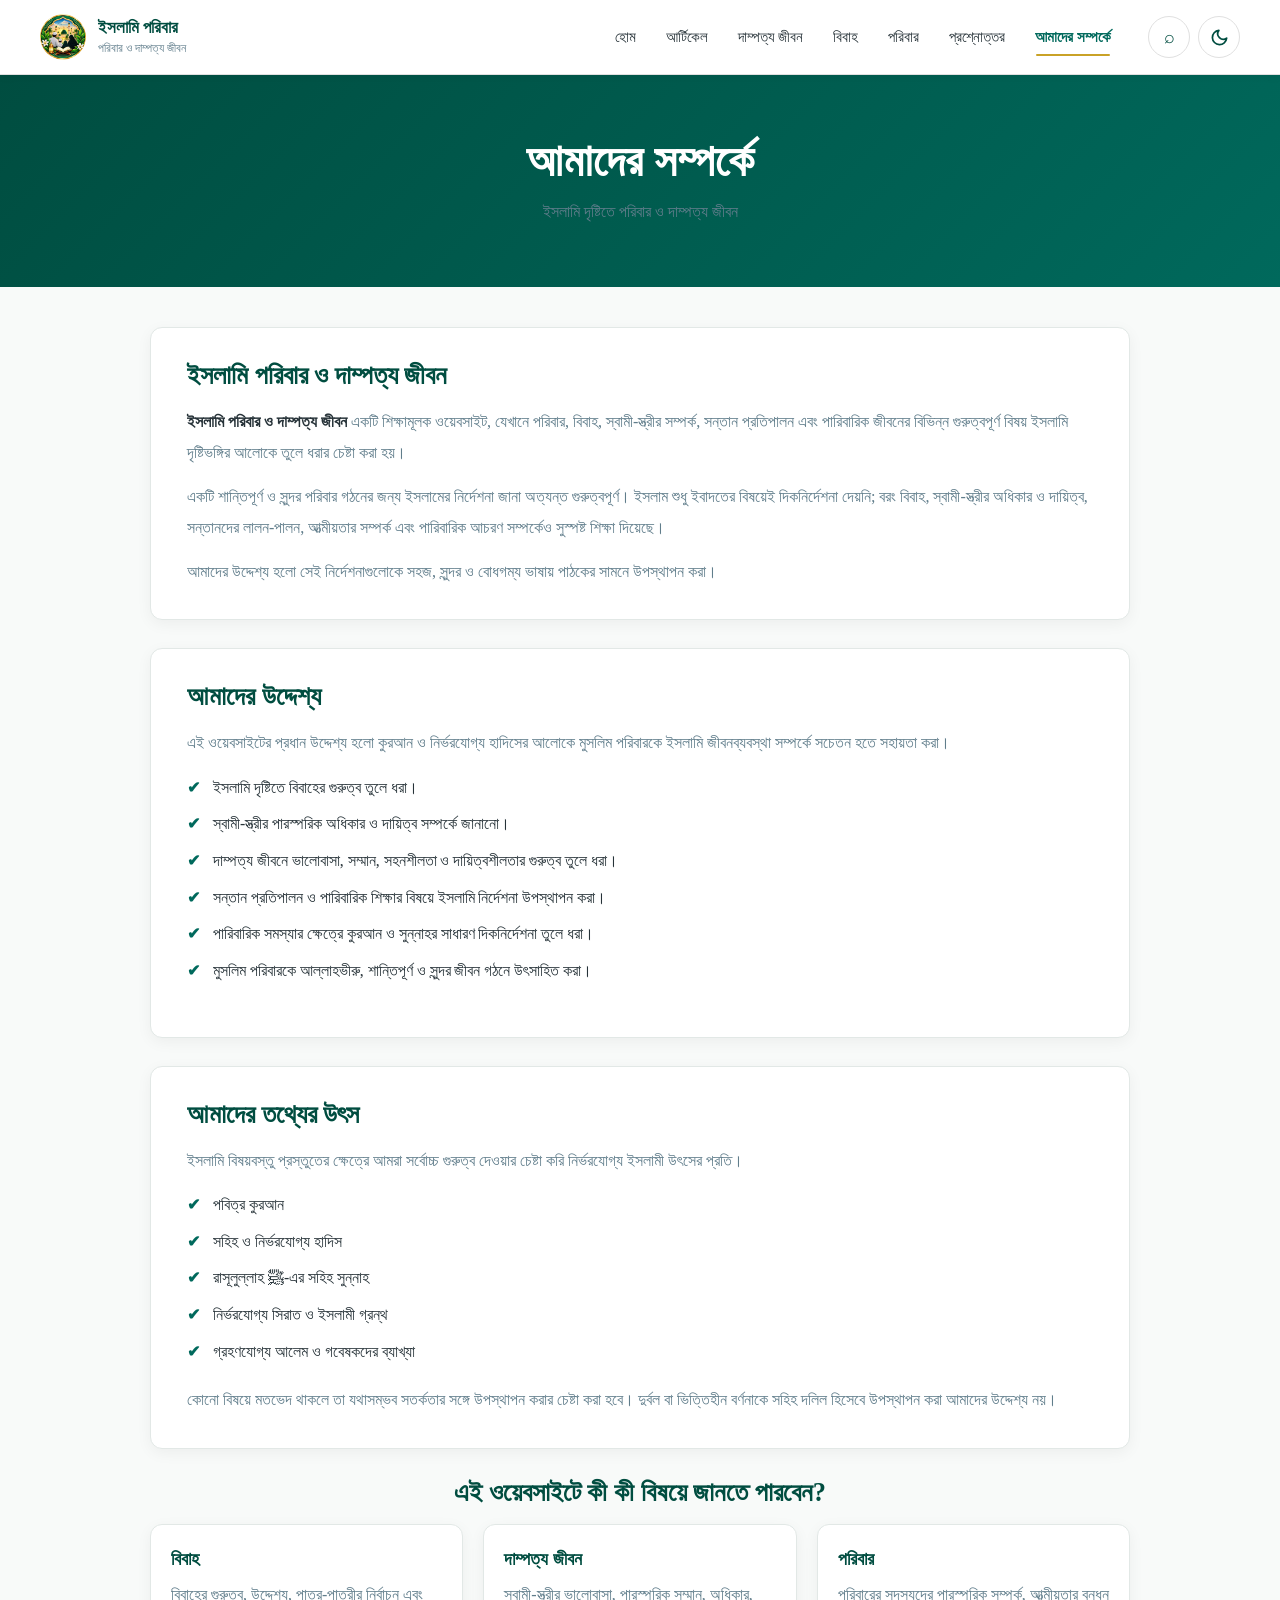
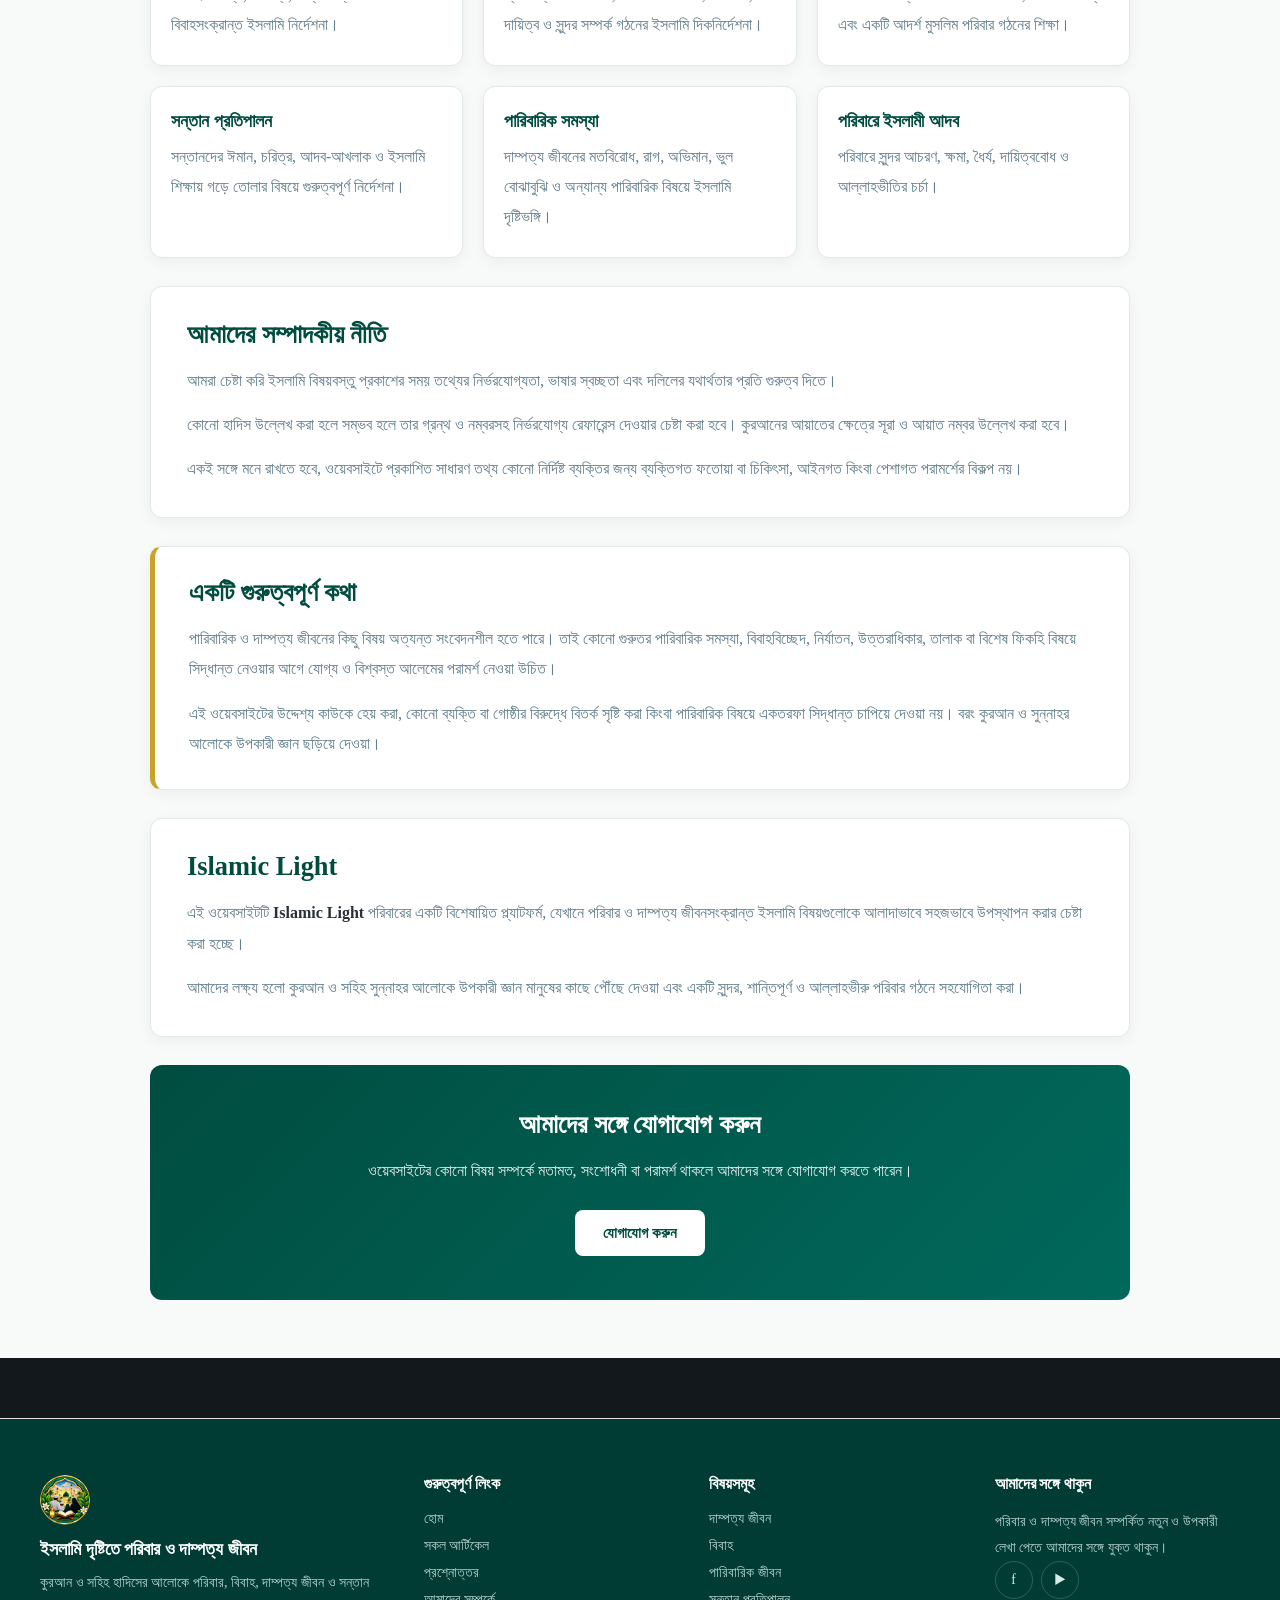
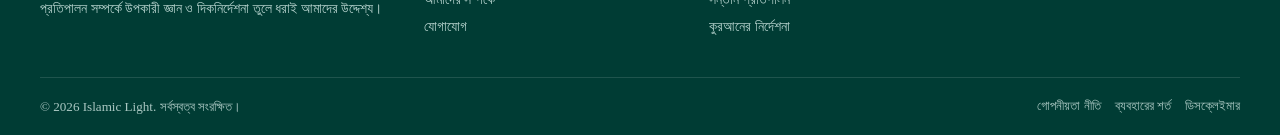
<file: about.html>
<!DOCTYPE html>
<html lang="bn">
<head>
    <meta charset="UTF-8">

    <meta
        name="viewport"
        content="width=device-width, initial-scale=1.0"
    >

    <title>আমাদের সম্পর্কে | ইসলামি পরিবার ও দাম্পত্য জীবন</title>

    <meta
        name="description"
        content="ইসলামি দৃষ্টিতে পরিবার ও দাম্পত্য জীবন সম্পর্কে কুরআন, সহিহ হাদিস ও নির্ভরযোগ্য ইসলামী জ্ঞানের আলোকে তথ্য ও পরামর্শ।"
    >

    <meta
        name="robots"
        content="index, follow, max-image-preview:large"
    >

    <link
        rel="canonical"
        href="https://family.islamiclight.in/about.html"
    >

    <!-- Open Graph -->
    <meta
        property="og:type"
        content="website"
    >

    <meta
        property="og:title"
        content="আমাদের সম্পর্কে | ইসলামি পরিবার ও দাম্পত্য জীবন"
    >

    <meta
        property="og:description"
        content="কুরআন ও সহিহ হাদিসের আলোকে পরিবার, বিবাহ ও দাম্পত্য জীবন সম্পর্কে নির্ভরযোগ্য ইসলামী জ্ঞান।"
    >

    <meta
        property="og:url"
        content="https://family.islamiclight.in/about.html"
    >

    <meta
        property="og:site_name"
        content="ইসলামি পরিবার ও দাম্পত্য জীবন"
    >

    <meta
        property="og:image"
        content="https://family.islamiclight.in/images/family-islamic-life.webp"
    >

    <meta
        property="og:image:width"
        content="1200"
    >

    <meta
        property="og:image:height"
        content="630"
    >

    <!-- Twitter / X -->
    <meta
        name="twitter:card"
        content="summary_large_image"
    >

    <meta
        name="twitter:title"
        content="আমাদের সম্পর্কে | ইসলামি পরিবার ও দাম্পত্য জীবন"
    >

    <meta
        name="twitter:description"
        content="কুরআন ও সহিহ হাদিসের আলোকে পরিবার, বিবাহ ও দাম্পত্য জীবন সম্পর্কে নির্ভরযোগ্য ইসলামী জ্ঞান।"
    >

    <meta
        name="twitter:image"
        content="https://family.islamiclight.in/images/family-islamic-life.webp"
    >

    <!-- Favicon -->
    <link
        rel="icon"
        type="image/webp"
        href="/images/favicon.webp"
    >

    <!-- Global CSS -->
    <link
        rel="stylesheet"
        href="/css/header-footer.css"
    >

    <!-- About Page CSS -->
    <link
        rel="stylesheet"
        href="/css/about.css">

    <!-- Global JavaScript -->
    <script
        src="/js/global.js"
        defer
    ></script>

    <!-- Structured Data -->
    <script type="application/ld+json">
    {
        "@context": "https://schema.org",
        "@type": "AboutPage",
        "name": "আমাদের সম্পর্কে",
        "url": "https://family.islamiclight.in/about.html",
        "description": "ইসলামি দৃষ্টিতে পরিবার ও দাম্পত্য জীবন সম্পর্কে কুরআন, সহিহ হাদিস ও নির্ভরযোগ্য ইসলামী জ্ঞানের আলোকে তথ্য ও পরামর্শ।",
        "isPartOf": {
            "@type": "WebSite",
            "name": "ইসলামি পরিবার ও দাম্পত্য জীবন",
            "url": "https://family.islamiclight.in/"
        }
    }
    </script>
</head>

<body>

    
    <div id="site-header"></div>


    
    <main id="main-content">

        <!-- Page Header -->
        <section class="page-hero">

            <div class="container">

                <h1>
                    আমাদের সম্পর্কে
                </h1>

                <p>
                    ইসলামি দৃষ্টিতে পরিবার ও দাম্পত্য জীবন
                </p>

            </div>

        </section>


        <!-- About Introduction -->
        <section class="about-section">

            <div class="container">

                <article class="about-content">

                    <h2>
                        ইসলামি পরিবার ও দাম্পত্য জীবন
                    </h2>

                    <p>
                        <strong>ইসলামি পরিবার ও দাম্পত্য জীবন</strong>
                        একটি শিক্ষামূলক ওয়েবসাইট, যেখানে পরিবার,
                        বিবাহ, স্বামী-স্ত্রীর সম্পর্ক, সন্তান প্রতিপালন
                        এবং পারিবারিক জীবনের বিভিন্ন গুরুত্বপূর্ণ বিষয়
                        ইসলামি দৃষ্টিভঙ্গির আলোকে তুলে ধরার চেষ্টা করা হয়।
                    </p>

                    <p>
                        একটি শান্তিপূর্ণ ও সুন্দর পরিবার গঠনের জন্য
                        ইসলামের নির্দেশনা জানা অত্যন্ত গুরুত্বপূর্ণ।
                        ইসলাম শুধু ইবাদতের বিষয়েই দিকনির্দেশনা দেয়নি;
                        বরং বিবাহ, স্বামী-স্ত্রীর অধিকার ও দায়িত্ব,
                        সন্তানদের লালন-পালন, আত্মীয়তার সম্পর্ক এবং
                        পারিবারিক আচরণ সম্পর্কেও সুস্পষ্ট শিক্ষা দিয়েছে।
                    </p>

                    <p>
                        আমাদের উদ্দেশ্য হলো সেই নির্দেশনাগুলোকে
                        সহজ, সুন্দর ও বোধগম্য ভাষায় পাঠকের সামনে
                        উপস্থাপন করা।
                    </p>

                </article>

            </div>

        </section>


        <!-- Our Purpose -->
        <section class="purpose-section">

            <div class="container">

                <h2>
                    আমাদের উদ্দেশ্য
                </h2>

                <p>
                    এই ওয়েবসাইটের প্রধান উদ্দেশ্য হলো কুরআন ও
                    নির্ভরযোগ্য হাদিসের আলোকে মুসলিম পরিবারকে
                    ইসলামি জীবনব্যবস্থা সম্পর্কে সচেতন হতে সহায়তা করা।
                </p>

                <ul>
                    <li>
                        ইসলামি দৃষ্টিতে বিবাহের গুরুত্ব তুলে ধরা।
                    </li>

                    <li>
                        স্বামী-স্ত্রীর পারস্পরিক অধিকার ও দায়িত্ব
                        সম্পর্কে জানানো।
                    </li>

                    <li>
                        দাম্পত্য জীবনে ভালোবাসা, সম্মান, সহনশীলতা
                        ও দায়িত্বশীলতার গুরুত্ব তুলে ধরা।
                    </li>

                    <li>
                        সন্তান প্রতিপালন ও পারিবারিক শিক্ষার
                        বিষয়ে ইসলামি নির্দেশনা উপস্থাপন করা।
                    </li>

                    <li>
                        পারিবারিক সমস্যার ক্ষেত্রে কুরআন ও
                        সুন্নাহর সাধারণ দিকনির্দেশনা তুলে ধরা।
                    </li>

                    <li>
                        মুসলিম পরিবারকে আল্লাহভীরু, শান্তিপূর্ণ
                        ও সুন্দর জীবন গঠনে উৎসাহিত করা।
                    </li>
                </ul>

            </div>

        </section>


        <!-- Sources -->
        <section class="sources-section">

            <div class="container">

                <h2>
                    আমাদের তথ্যের উৎস
                </h2>

                <p>
                    ইসলামি বিষয়বস্তু প্রস্তুতের ক্ষেত্রে আমরা
                    সর্বোচ্চ গুরুত্ব দেওয়ার চেষ্টা করি নির্ভরযোগ্য
                    ইসলামী উৎসের প্রতি।
                </p>

                <ul>
                    <li>
                        পবিত্র কুরআন
                    </li>

                    <li>
                        সহিহ ও নির্ভরযোগ্য হাদিস
                    </li>

                    <li>
                        রাসূলুল্লাহ ﷺ-এর সহিহ সুন্নাহ
                    </li>

                    <li>
                        নির্ভরযোগ্য সিরাত ও ইসলামী গ্রন্থ
                    </li>

                    <li>
                        গ্রহণযোগ্য আলেম ও গবেষকদের ব্যাখ্যা
                    </li>
                </ul>

                <p>
                    কোনো বিষয়ে মতভেদ থাকলে তা যথাসম্ভব
                    সতর্কতার সঙ্গে উপস্থাপন করার চেষ্টা করা হবে।
                    দুর্বল বা ভিত্তিহীন বর্ণনাকে সহিহ দলিল হিসেবে
                    উপস্থাপন করা আমাদের উদ্দেশ্য নয়।
                </p>

            </div>

        </section>


        <!-- Topics -->
        <section class="topics-section">

            <div class="container">

                <h2>
                    এই ওয়েবসাইটে কী কী বিষয়ে জানতে পারবেন?
                </h2>

                <div class="topics-list">

                    <article class="topic-item">

                        <h3>
                            বিবাহ
                        </h3>

                        <p>
                            বিবাহের গুরুত্ব, উদ্দেশ্য, পাত্র-পাত্রীর
                            নির্বাচন এবং বিবাহসংক্রান্ত ইসলামি নির্দেশনা।
                        </p>

                    </article>


                    <article class="topic-item">

                        <h3>
                            দাম্পত্য জীবন
                        </h3>

                        <p>
                            স্বামী-স্ত্রীর ভালোবাসা, পারস্পরিক সম্মান,
                            অধিকার, দায়িত্ব ও সুন্দর সম্পর্ক গঠনের
                            ইসলামি দিকনির্দেশনা।
                        </p>

                    </article>


                    <article class="topic-item">

                        <h3>
                            পরিবার
                        </h3>

                        <p>
                            পরিবারের সদস্যদের পারস্পরিক সম্পর্ক,
                            আত্মীয়তার বন্ধন এবং একটি আদর্শ মুসলিম
                            পরিবার গঠনের শিক্ষা।
                        </p>

                    </article>


                    <article class="topic-item">

                        <h3>
                            সন্তান প্রতিপালন
                        </h3>

                        <p>
                            সন্তানদের ঈমান, চরিত্র, আদব-আখলাক ও
                            ইসলামি শিক্ষায় গড়ে তোলার বিষয়ে গুরুত্বপূর্ণ
                            নির্দেশনা।
                        </p>

                    </article>


                    <article class="topic-item">

                        <h3>
                            পারিবারিক সমস্যা
                        </h3>

                        <p>
                            দাম্পত্য জীবনের মতবিরোধ, রাগ, অভিমান,
                            ভুল বোঝাবুঝি ও অন্যান্য পারিবারিক বিষয়ে
                            ইসলামি দৃষ্টিভঙ্গি।
                        </p>

                    </article>


                    <article class="topic-item">

                        <h3>
                            পরিবারে ইসলামী আদব
                        </h3>

                        <p>
                            পরিবারে সুন্দর আচরণ, ক্ষমা, ধৈর্য,
                            দায়িত্ববোধ ও আল্লাহভীতির চর্চা।
                        </p>

                    </article>

                </div>

            </div>

        </section>


        <!-- Editorial Policy -->
        <section class="editorial-section">

            <div class="container">

                <h2>
                    আমাদের সম্পাদকীয় নীতি
                </h2>

                <p>
                    আমরা চেষ্টা করি ইসলামি বিষয়বস্তু প্রকাশের সময়
                    তথ্যের নির্ভরযোগ্যতা, ভাষার স্বচ্ছতা এবং
                    দলিলের যথার্থতার প্রতি গুরুত্ব দিতে।
                </p>

                <p>
                    কোনো হাদিস উল্লেখ করা হলে সম্ভব হলে তার
                    গ্রন্থ ও নম্বরসহ নির্ভরযোগ্য রেফারেন্স দেওয়ার
                    চেষ্টা করা হবে। কুরআনের আয়াতের ক্ষেত্রে
                    সূরা ও আয়াত নম্বর উল্লেখ করা হবে।
                </p>

                <p>
                    একই সঙ্গে মনে রাখতে হবে, ওয়েবসাইটে প্রকাশিত
                    সাধারণ তথ্য কোনো নির্দিষ্ট ব্যক্তির জন্য
                    ব্যক্তিগত ফতোয়া বা চিকিৎসা, আইনগত কিংবা
                    পেশাগত পরামর্শের বিকল্প নয়।
                </p>

            </div>

        </section>


        <!-- Important Note -->
        <section class="important-note">

            <div class="container">

                <h2>
                    একটি গুরুত্বপূর্ণ কথা
                </h2>

                <p>
                    পারিবারিক ও দাম্পত্য জীবনের কিছু বিষয়
                    অত্যন্ত সংবেদনশীল হতে পারে। তাই কোনো গুরুতর
                    পারিবারিক সমস্যা, বিবাহবিচ্ছেদ, নির্যাতন,
                    উত্তরাধিকার, তালাক বা বিশেষ ফিকহি বিষয়ে
                    সিদ্ধান্ত নেওয়ার আগে যোগ্য ও বিশ্বস্ত আলেমের
                    পরামর্শ নেওয়া উচিত।
                </p>

                <p>
                    এই ওয়েবসাইটের উদ্দেশ্য কাউকে হেয় করা,
                    কোনো ব্যক্তি বা গোষ্ঠীর বিরুদ্ধে বিতর্ক সৃষ্টি
                    করা কিংবা পারিবারিক বিষয়ে একতরফা সিদ্ধান্ত
                    চাপিয়ে দেওয়া নয়। বরং কুরআন ও সুন্নাহর
                    আলোকে উপকারী জ্ঞান ছড়িয়ে দেওয়া।
                </p>

            </div>

        </section>


        <!-- Islamic Light Connection -->
        <section class="website-section">

            <div class="container">

                <h2>
                    Islamic Light
                </h2>

                <p>
                    এই ওয়েবসাইটটি <strong>Islamic Light</strong>
                    পরিবারের একটি বিশেষায়িত প্ল্যাটফর্ম,
                    যেখানে পরিবার ও দাম্পত্য জীবনসংক্রান্ত
                    ইসলামি বিষয়গুলোকে আলাদাভাবে সহজভাবে
                    উপস্থাপন করার চেষ্টা করা হচ্ছে।
                </p>

                <p>
                    আমাদের লক্ষ্য হলো কুরআন ও সহিহ সুন্নাহর
                    আলোকে উপকারী জ্ঞান মানুষের কাছে পৌঁছে দেওয়া
                    এবং একটি সুন্দর, শান্তিপূর্ণ ও আল্লাহভীরু
                    পরিবার গঠনে সহযোগিতা করা।
                </p>

            </div>

        </section>


        <!-- Contact CTA -->
        <section class="contact-section">

            <div class="container">

                <h2>
                    আমাদের সঙ্গে যোগাযোগ করুন
                </h2>

                <p>
                    ওয়েবসাইটের কোনো বিষয় সম্পর্কে মতামত,
                    সংশোধনী বা পরামর্শ থাকলে আমাদের সঙ্গে
                    যোগাযোগ করতে পারেন।
                </p>

                <a
                    href="/contact.html"
                    class="contact-button"
                >
                    যোগাযোগ করুন
                </a>

            </div>

        </section>

    </main>


    <div id="site-footer"></div>


</body>
  </html>
</file>
<file: css/header-footer.css>
/* =========================================================
   ISLAMIC LIGHT
   Family & Married Life Website
   Header & Footer Styles
   File: header-footer.css
   ========================================================= */
/* =========================================
   GLOBAL RESET & BORDER GAP FIX
   ========================================= */

* {
    margin: 0;
    padding: 0;
    box-sizing: border-box;
}

html,
body {
    margin: 0 !important;
    padding: 0 !important;
    width: 100%;
    max-width: 100%;
    overflow-x: hidden;
    background-color: var(--home-bg, #12181b);
}

/* নিশ্চিত করুন মূল হেডার এবং সেকশনগুলো পুরো স্ক্রিন জুড়ে থাকে */
.site-header,
main,
.hero-section,
.intro-section,
.categories-section,
.latest-articles-section,
.guidance-section,
.cta-section,
.site-footer {
    width: 100%;
    margin-left: 0;
    margin-right: 0;
}


/* =========================================================
   1. CSS VARIABLES (LIGHT & DARK THEMES)
   ========================================================= */

:root {
    --primary-color: #00695c;
    --primary-dark: #004d40;
    --primary-light: #00897b;

    --secondary-color: #c9a227;

    --header-bg: #ffffff;
    --footer-bg: #003c34;

    --text-color: #263238;
    --text-light: #607d8b;
    --white: #ffffff;

    --border-color: #e0e0e0;
    --hover-bg: #f1f8f6;
    --card-bg: #ffffff;

    --header-height: 74px;
    --container-width: 1200px;

    --shadow-sm: 0 2px 8px rgba(0, 0, 0, 0.06);
    --shadow-md: 0 4px 18px rgba(0, 0, 0, 0.10);

    --transition: 0.25s ease;
}

/* System Dark Mode Preference */
@media (prefers-color-scheme: dark) {
    :root:not([data-theme="light"]) {
        --primary-color: #26a69a;
        --primary-dark: #80cbc4;
        --primary-light: #4db6ac;

        --secondary-color: #ffd54f;

        --header-bg: #12181b;
        --footer-bg: #0b1214;

        --text-color: #eceff1;
        --text-light: #90a4ae;
        --white: #ffffff;

        --border-color: #263238;
        --hover-bg: #1a272c;
        --card-bg: #1a2226;

        --shadow-sm: 0 2px 8px rgba(0, 0, 0, 0.40);
        --shadow-md: 0 4px 18px rgba(0, 0, 0, 0.55);
    }
}

/* Dark Mode Class / Attribute Support */
body.dark-mode,
[data-theme="dark"] {
    --primary-color: #26a69a;
    --primary-dark: #80cbc4;
    --primary-light: #4db6ac;

    --secondary-color: #ffd54f;

    --header-bg: #12181b;
    --footer-bg: #0b1214;

    --text-color: #eceff1;
    --text-light: #90a4ae;
    --white: #ffffff;

    --border-color: #263238;
    --hover-bg: #1a272c;
    --card-bg: #1a2226;

    --shadow-sm: 0 2px 8px rgba(0, 0, 0, 0.40);
    --shadow-md: 0 4px 18px rgba(0, 0, 0, 0.55);
}


/* =========================================================
   2. BASIC RESET
   ========================================================= */

.site-header *,
.site-footer * {
    box-sizing: border-box;
}

.site-header ul,
.site-footer ul {
    list-style: none;
    margin: 0;
    padding: 0;
}

.site-header a,
.site-footer a {
    text-decoration: none;
}

.site-header button,
.site-footer button {
    font: inherit;
}


/* =========================================================
   3. HEADER
   ========================================================= */

.site-header {
    width: 100%;
    background: var(--header-bg);
    border-bottom: 1px solid var(--border-color);
    box-shadow: var(--shadow-sm);

    position: sticky;
    top: 0;
    z-index: 1000;
    transition: background-color var(--transition), border-color var(--transition);
}


/* =========================================================
   4. HEADER CONTAINER
   ========================================================= */

.site-header .header-container {
    width: min(100% - 32px, var(--container-width));
    min-height: var(--header-height);

    margin: 0 auto;

    display: flex;
    align-items: center;
    justify-content: space-between;

    gap: 24px;
}


/* =========================================================
   5. BRAND / LOGO
   ========================================================= */

.site-header .site-brand {
    display: flex;
    align-items: center;
    gap: 12px;

    color: var(--primary-dark);

    flex-shrink: 0;
}

.site-header .site-logo {
    width: 46px;
    height: 46px;

    display: block;

    object-fit: contain;

    border-radius: 50%;
}

.site-header .brand-text {
    display: flex;
    flex-direction: column;
    justify-content: center;

    line-height: 1.25;
}

.site-header .brand-title {
    margin: 0;

    color: var(--primary-dark);

    font-size: 1.05rem;
    font-weight: 700;
}

.site-header .brand-subtitle {
    margin: 3px 0 0;

    color: var(--text-light);

    font-size: 0.75rem;
    font-weight: 400;
}


/* =========================================================
   6. DESKTOP NAVIGATION
   ========================================================= */

.site-header .main-navigation {
    display: flex;
    align-items: center;

    margin-left: auto;
}

.site-header .nav-list {
    display: flex;
    align-items: center;
    gap: 4px;
}

.site-header .nav-link {
    position: relative;

    display: inline-flex;
    align-items: center;
    justify-content: center;

    min-height: 44px;

    padding: 8px 13px;

    color: var(--text-color);

    font-size: 0.92rem;
    font-weight: 500;

    border-radius: 8px;

    transition:
        color var(--transition),
        background-color var(--transition);
}

.site-header .nav-link:hover,
.site-header .nav-link:focus-visible {
    color: var(--primary-color);
    background: var(--hover-bg);
}

.site-header .nav-link.active {
    color: var(--primary-color);
    font-weight: 700;
}


/* Active navigation indicator */

.site-header .nav-link.active::after {
    content: "";

    position: absolute;

    left: 14px;
    right: 14px;
    bottom: 3px;

    height: 2px;

    background: var(--secondary-color);

    border-radius: 10px;
}


/* =========================================================
   7. HEADER ACTIONS & BUTTONS
   ========================================================= */

.site-header .header-actions {
    display: flex;
    align-items: center;
    gap: 8px;

    flex-shrink: 0;
}

.site-header .header-action {
    width: 42px;
    height: 42px;

    display: inline-flex;
    align-items: center;
    justify-content: center;

    padding: 0;

    color: var(--primary-dark);
    background: transparent;

    border: 1px solid var(--border-color);
    border-radius: 50%;

    cursor: pointer;

    transition:
        color var(--transition),
        background-color var(--transition),
        border-color var(--transition),
        transform var(--transition);
}

.site-header .header-action:hover,
.site-header .header-action:focus-visible {
    color: var(--primary-color);
    background: var(--hover-bg);
    border-color: var(--primary-color);
    transform: translateY(-1px);
}


/* Theme Toggle Button Specifics */

.theme-toggle-btn {
    background: var(--hover-bg);
    color: var(--primary-color);
}

.theme-toggle-btn .sun-icon {
    display: none;
}

.theme-toggle-btn .moon-icon {
    display: block;
}

body.dark-mode .theme-toggle-btn .sun-icon,
[data-theme="dark"] .theme-toggle-btn .sun-icon {
    display: block;
    color: #ffd54f;
}

body.dark-mode .theme-toggle-btn .moon-icon,
[data-theme="dark"] .theme-toggle-btn .moon-icon {
    display: none;
}


/* =========================================================
   8. SEARCH BUTTON
   ========================================================= */

.site-header .search-button {
    font-size: 1.15rem;
}


/* =========================================================
   9. MOBILE MENU BUTTON
   ========================================================= */

.site-header .menu-toggle {
    display: none;

    position: relative;

    width: 42px;
    height: 42px;

    padding: 0;

    background: transparent;

    border: 1px solid var(--border-color);
    border-radius: 8px;

    cursor: pointer;

    transition:
        background-color var(--transition),
        border-color var(--transition);
}

.site-header .menu-toggle:hover,
.site-header .menu-toggle:focus-visible {
    background: var(--hover-bg);
    border-color: var(--primary-color);
}

.site-header .menu-icon,
.site-header .menu-icon::before,
.site-header .menu-icon::after {
    width: 21px;
    height: 2px;

    background: var(--primary-dark);

    border-radius: 5px;

    transition:
        transform var(--transition),
        opacity var(--transition),
        background-color var(--transition);
}

.site-header .menu-icon {
    position: relative;

    display: block;

    margin: auto;
}

.site-header .menu-icon::before,
.site-header .menu-icon::after {
    content: "";

    position: absolute;
    left: 0;
}

.site-header .menu-icon::before {
    top: -7px;
}

.site-header .menu-icon::after {
    top: 7px;
}


/* =========================================================
   10. MOBILE MENU OPEN STATE
   ========================================================= */

.site-header .menu-toggle[aria-expanded="true"] .menu-icon {
    background: transparent;
}

.site-header .menu-toggle[aria-expanded="true"] .menu-icon::before {
    transform: translateY(7px) rotate(45deg);
}

.site-header .menu-toggle[aria-expanded="true"] .menu-icon::after {
    transform: translateY(-7px) rotate(-45deg);
}


/* =========================================================
   11. MOBILE SEARCH PANEL
   ========================================================= */

.site-header .search-panel {
    display: none;

    width: 100%;

    padding: 12px 16px;

    background: var(--header-bg);

    border-top: 1px solid var(--border-color);
}

.site-header .search-panel.is-open {
    display: block;
}

.site-header .search-form {
    width: min(100%, 700px);

    margin: 0 auto;

    display: flex;
    align-items: center;
    gap: 8px;
}

.site-header .search-input {
    flex: 1;

    min-width: 0;

    height: 44px;

    padding: 8px 14px;

    color: var(--text-color);

    background: var(--card-bg);

    border: 1px solid var(--border-color);
    border-radius: 8px;

    outline: none;

    font-size: 0.95rem;

    transition:
        border-color var(--transition),
        box-shadow var(--transition),
        background-color var(--transition);
}

.site-header .search-input:focus {
    border-color: var(--primary-color);

    box-shadow:
        0 0 0 3px rgba(38, 166, 154, 0.15);
}

.site-header .search-submit {
    min-height: 44px;

    padding: 8px 18px;

    color: #ffffff;
    background: var(--primary-color);

    border: 0;
    border-radius: 8px;

    cursor: pointer;

    font-weight: 600;

    transition:
        background-color var(--transition),
        transform var(--transition);
}

.site-header .search-submit:hover,
.site-header .search-submit:focus-visible {
    background: var(--primary-dark);
    color: #12181b;
}

.site-header .search-submit:active {
    transform: translateY(1px);
}


/* =========================================================
   12. HEADER DROPDOWN SUPPORT
   ========================================================= */

.site-header .has-dropdown {
    position: relative;
}

.site-header .dropdown-menu {
    position: absolute;

    top: calc(100% + 8px);
    left: 0;

    min-width: 210px;

    padding: 8px;

    background: var(--card-bg);

    border: 1px solid var(--border-color);
    border-radius: 10px;

    box-shadow: var(--shadow-md);

    opacity: 0;
    visibility: hidden;

    transform: translateY(-5px);

    transition:
        opacity var(--transition),
        visibility var(--transition),
        transform var(--transition);
}

.site-header .has-dropdown:hover .dropdown-menu,
.site-header .has-dropdown:focus-within .dropdown-menu {
    opacity: 1;
    visibility: visible;

    transform: translateY(0);
}

.site-header .dropdown-link {
    display: block;

    padding: 10px 12px;

    color: var(--text-color);

    border-radius: 7px;

    font-size: 0.9rem;

    transition:
        color var(--transition),
        background-color var(--transition);
}

.site-header .dropdown-link:hover,
.site-header .dropdown-link:focus-visible {
    color: var(--primary-color);
    background: var(--hover-bg);
}


/* =========================================================
   13. FOOTER
   ========================================================= */

.site-footer {
    margin-top: 60px;

    color: #e8f5f2;

    background: var(--footer-bg);
    border-top: 1px solid var(--border-color);

    transition: background-color var(--transition), border-color var(--transition);
}


/* =========================================================
   14. FOOTER CONTAINER
   ========================================================= */

.site-footer .footer-container {
    width: min(100% - 32px, var(--container-width));

    margin: 0 auto;
}


/* =========================================================
   15. FOOTER MAIN
   ========================================================= */

.site-footer .footer-main {
    padding: 56px 0 42px;

    display: grid;

    grid-template-columns:
        minmax(220px, 1.4fr)
        repeat(3, minmax(150px, 1fr));

    gap: 40px;
}


/* =========================================================
   16. FOOTER BRAND
   ========================================================= */

.site-footer .footer-brand {
    max-width: 360px;
}

.site-footer .footer-logo {
    width: 50px;
    height: 50px;

    display: block;

    margin-bottom: 14px;

    object-fit: contain;

    border-radius: 50%;
}

.site-footer .footer-title {
    margin: 0 0 10px;

    color: var(--white);

    font-size: 1.15rem;
    font-weight: 700;
}

.site-footer .footer-description {
    margin: 0;

    color: #b7d4cf;

    font-size: 0.9rem;
    line-height: 1.8;
}

body.dark-mode .site-footer .footer-description,
[data-theme="dark"] .site-footer .footer-description {
    color: #8c9ba5;
}


/* =========================================================
   17. FOOTER COLUMNS
   ========================================================= */

.site-footer .footer-column-title {
    margin: 0 0 16px;

    color: var(--white);

    font-size: 0.98rem;
    font-weight: 700;
}

.site-footer .footer-links {
    display: flex;
    flex-direction: column;

    gap: 9px;
}

.site-footer .footer-link {
    display: inline-block;

    width: fit-content;

    color: #b7d4cf;

    font-size: 0.88rem;

    transition:
        color var(--transition),
        transform var(--transition);
}

body.dark-mode .site-footer .footer-link,
[data-theme="dark"] .site-footer .footer-link {
    color: #8c9ba5;
}

.site-footer .footer-link:hover,
.site-footer .footer-link:focus-visible {
    color: var(--secondary-color);

    transform: translateX(3px);
}


/* =========================================================
   18. FOOTER SOCIAL LINKS
   ========================================================= */

.site-footer .social-links {
    display: flex;
    align-items: center;
    flex-wrap: wrap;

    gap: 8px;
}

.site-footer .social-link {
    width: 38px;
    height: 38px;

    display: inline-flex;
    align-items: center;
    justify-content: center;

    color: #d7ebe7;

    border: 1px solid rgba(255, 255, 255, 0.18);
    border-radius: 50%;

    font-size: 0.85rem;

    transition:
        color var(--transition),
        background-color var(--transition),
        border-color var(--transition),
        transform var(--transition);
}

.site-footer .social-link:hover,
.site-footer .social-link:focus-visible {
    color: #ffffff;

    background: rgba(255, 255, 255, 0.10);

    border-color: rgba(255, 255, 255, 0.35);

    transform: translateY(-2px);
}


/* =========================================================
   19. FOOTER BOTTOM
   ========================================================= */

.site-footer .footer-bottom {
    padding: 18px 0;

    border-top: 1px solid rgba(255, 255, 255, 0.12);

    display: flex;
    align-items: center;
    justify-content: space-between;

    gap: 20px;
}

.site-footer .copyright {
    margin: 0;

    color: #a9c7c2;

    font-size: 0.82rem;
    line-height: 1.6;
}

body.dark-mode .site-footer .copyright,
[data-theme="dark"] .site-footer .copyright {
    color: #6d808c;
}

.site-footer .footer-bottom-links {
    display: flex;
    align-items: center;
    flex-wrap: wrap;

    gap: 14px;
}

.site-footer .footer-bottom-link {
    color: #a9c7c2;

    font-size: 0.82rem;

    transition: color var(--transition);
}

body.dark-mode .site-footer .footer-bottom-link,
[data-theme="dark"] .site-footer .footer-bottom-link {
    color: #6d808c;
}

.site-footer .footer-bottom-link:hover,
.site-footer .footer-bottom-link:focus-visible {
    color: var(--secondary-color);
}


/* =========================================================
   20. ACCESSIBILITY
   ========================================================= */

.site-header a:focus-visible,
.site-header button:focus-visible,
.site-footer a:focus-visible,
.site-footer button:focus-visible {
    outline: 3px solid rgba(201, 162, 39, 0.45);
    outline-offset: 2px;
}


/* =========================================================
   21. REDUCED MOTION
   ========================================================= */

@media (prefers-reduced-motion: reduce) {

    .site-header *,
    .site-footer * {
        scroll-behavior: auto !important;
        transition-duration: 0.01ms !important;
        animation-duration: 0.01ms !important;
        animation-iteration-count: 1 !important;
    }
}


/* =========================================================
   22. TABLET
   ========================================================= */

@media (max-width: 1024px) {

    .site-header .nav-link {
        padding-left: 10px;
        padding-right: 10px;

        font-size: 0.87rem;
    }

    .site-footer .footer-main {
        grid-template-columns:
            repeat(2, minmax(180px, 1fr));

        gap: 32px;
    }

    .site-footer .footer-brand {
        max-width: none;
    }
}


/* =========================================================
   23. MOBILE NAVIGATION
   ========================================================= */

@media (max-width: 768px) {

    .site-header .header-container {
        min-height: 66px;

        width: min(100% - 24px, var(--container-width));

        gap: 10px;
    }

    .site-header .site-logo {
        width: 40px;
        height: 40px;
    }

    .site-header .brand-title {
        font-size: 0.95rem;
    }

    .site-header .brand-subtitle {
        font-size: 0.68rem;
    }

    .site-header .menu-toggle {
        display: inline-flex;
        align-items: center;
        justify-content: center;
    }

    .site-header .main-navigation {
        position: absolute;

        top: 100%;
        left: 0;
        right: 0;

        display: none;

        width: 100%;

        padding: 10px 12px 14px;

        background: var(--header-bg);

        border-top: 1px solid var(--border-color);
        border-bottom: 1px solid var(--border-color);

        box-shadow: var(--shadow-md);
    }

    .site-header .main-navigation.is-open {
        display: block;
    }

    .site-header .nav-list {
        display: flex;
        flex-direction: column;
        align-items: stretch;

        gap: 3px;
    }

    .site-header .nav-item {
        width: 100%;
    }

    .site-header .nav-link {
        width: 100%;

        justify-content: flex-start;

        min-height: 46px;

        padding: 10px 14px;

        border-radius: 7px;
    }

    .site-header .nav-link.active::after {
        left: 8px;
        right: auto;

        top: 10px;
        bottom: 10px;

        width: 3px;
        height: auto;
    }

    .site-header .dropdown-menu {
        position: static;

        display: none;

        width: 100%;

        margin-top: 2px;

        padding: 4px;

        border: 0;

        box-shadow: none;

        opacity: 1;
        visibility: visible;

        transform: none;
    }

    .site-header .has-dropdown.is-open .dropdown-menu {
        display: block;
    }

    .site-header .dropdown-link {
        padding-left: 28px;
    }

    .site-footer {
        margin-top: 40px;
    }

    .site-footer .footer-main {
        padding: 42px 0 32px;

        grid-template-columns: 1fr;

        gap: 30px;
    }

    .site-footer .footer-brand {
        max-width: 600px;
    }

    .site-footer .footer-bottom {
        flex-direction: column;

        align-items: flex-start;

        padding: 18px 0;
    }
}


/* =========================================================
   24. SMALL MOBILE
   ========================================================= */

@media (max-width: 480px) {

    .site-header .header-container {
        width: min(100% - 18px, var(--container-width));
    }

    .site-header .brand-subtitle {
        display: none;
    }

    .site-header .header-actions {
        gap: 6px;
    }

    .site-header .header-action {
        width: 39px;
        height: 39px;
    }

    .site-header .menu-toggle {
        width: 41px;
        height: 41px;
    }

    .site-header .search-form {
        flex-direction: column;
        align-items: stretch;
    }

    .site-header .search-submit {
        width: 100%;
    }

    .site-footer .footer-container {
        width: min(100% - 24px, var(--container-width));
    }

    .site-footer .footer-main {
        padding-top: 36px;
    }

    .site-footer .footer-bottom-links {
        gap: 10px;
    }
}


/* =========================================================
   25. PRINT
   ========================================================= */

@media print {

    .site-header {
        position: static;

        box-shadow: none;
    }

    .site-header .main-navigation,
    .site-header .header-actions,
    .site-footer .social-links {
        display: none !important;
    }

    .site-footer {
        color: #000000;
        background: transparent;
    }
}


/* =========================================================
   26. ACCESSIBILITY - VISUALLY HIDDEN
   ========================================================= */

.visually-hidden {
    position: absolute !important;

    width: 1px !important;
    height: 1px !important;

    padding: 0 !important;
    margin: -1px !important;

    overflow: hidden !important;

    clip: rect(0, 0, 0, 0) !important;
    clip-path: inset(50%) !important;

    white-space: nowrap !important;

    border: 0 !important;
}
</file>
<file: css/about.css>
/* =========================================================
   ISLAMIC LIGHT
   FAMILY & MARRIED LIFE
   ABOUT PAGE STYLES
   File: css/about.css
   ========================================================= */


/* =========================================================
   1. COLOR & THEME VARIABLES
   ========================================================= */

:root {
    --about-primary: #00695c;
    --about-primary-dark: #004d40;
    --about-primary-light: #e0f2f1;

    --about-accent: #c9a227;

    --about-text: #263238;
    --about-text-light: #607d8b;

    --about-bg: #f8faf9;
    --about-card-bg: #ffffff;
    --about-border: #e2e8e6;

    --about-hero-bg: linear-gradient(135deg, #004d40, #00695c);

    --about-shadow-sm: 0 4px 15px rgba(0, 0, 0, 0.05);
    --about-shadow-md: 0 8px 24px rgba(0, 0, 0, 0.08);

    --about-radius: 12px;
    --about-transition: 0.25s ease;
}

/* System Dark Mode */
@media (prefers-color-scheme: dark) {
    :root:not([data-theme="light"]) {
        --about-primary: #26a69a;
        --about-primary-dark: #80cbc4;
        --about-primary-light: #152c28;

        --about-accent: #ffd54f;

        --about-text: #eceff1;
        --about-text-light: #90a4ae;

        --about-bg: #12181b;
        --about-card-bg: #1a2226;
        --about-border: #263238;

        --about-hero-bg: linear-gradient(135deg, #091f1c, #003630);

        --about-shadow-sm: 0 4px 15px rgba(0, 0, 0, 0.35);
        --about-shadow-md: 0 8px 24px rgba(0, 0, 0, 0.45);
    }
}

/* Class-based Dark Mode */
body.dark-mode,
[data-theme="dark"] {
    --about-primary: #26a69a;
    --about-primary-dark: #80cbc4;
    --about-primary-light: #152c28;

    --about-accent: #ffd54f;

    --about-text: #eceff1;
    --about-text-light: #90a4ae;

    --about-bg: #12181b;
    --about-card-bg: #1a2226;
    --about-border: #263238;

    --about-hero-bg: linear-gradient(135deg, #091f1c, #003630);

    --about-shadow-sm: 0 4px 15px rgba(0, 0, 0, 0.35);
    --about-shadow-md: 0 8px 24px rgba(0, 0, 0, 0.45);
}


/* =========================================================
   2. MAIN LAYOUT & CONTAINER
   ========================================================= */

#main-content {
    background-color: var(--about-bg);
    color: var(--about-text);
    min-height: 80vh;
    padding-bottom: 30px;
    transition: background-color var(--about-transition), color var(--about-transition);
}

.container {
    width: min(100% - 32px, 980px);
    margin: 0 auto;
}


/* =========================================================
   3. PAGE HERO
   ========================================================= */

.page-hero {
    padding: 60px 0;
    background: var(--about-hero-bg);
    text-align: center;
    color: #ffffff;
    margin-bottom: 40px;
}

.page-hero h1 {
    margin: 0 0 10px;
    font-size: clamp(2rem, 4vw, 2.8rem);
    font-weight: 700;
}

.page-hero p {
    margin: 0;
    color: rgba(255, 255, 255, 0.9);
    font-size: 1.1rem;
}


/* =========================================================
   4. CONTENT SECTIONS & CARDS
   ========================================================= */

.about-section,
.purpose-section,
.sources-section,
.topics-section,
.editorial-section,
.important-note,
.website-section,
.contact-section {
    margin-bottom: 28px;
}

.about-content,
.purpose-section .container,
.sources-section .container,
.editorial-section .container,
.website-section .container {
    background: var(--about-card-bg);
    padding: 32px 36px;
    border-radius: var(--about-radius);
    border: 1px solid var(--about-border);
    box-shadow: var(--about-shadow-sm);
    transition: background-color var(--about-transition), border-color var(--about-transition);
}

/* Headings */
#main-content h2 {
    margin: 0 0 16px;
    color: var(--about-primary-dark);
    font-size: clamp(1.35rem, 2.5vw, 1.65rem);
    font-weight: 700;
}

/* Paragraphs */
#main-content p {
    margin: 0 0 14px;
    color: var(--about-text-light);
    font-size: 1rem;
    line-height: 1.9;
}

#main-content p:last-child {
    margin-bottom: 0;
}

#main-content strong {
    color: var(--about-text);
}


/* =========================================================
   5. LIST STYLES (PURPOSE & SOURCES)
   ========================================================= */

.purpose-section ul,
.sources-section ul {
    margin: 16px 0 20px;
    padding: 0;
    list-style: none;
}

.purpose-section ul li,
.sources-section ul li {
    position: relative;
    padding-left: 26px;
    margin-bottom: 10px;
    color: var(--about-text);
    font-size: 0.98rem;
    line-height: 1.7;
}

.purpose-section ul li::before,
.sources-section ul li::before {
    content: "✔";
    position: absolute;
    left: 0;
    top: 0;
    color: var(--about-primary);
    font-weight: bold;
}


/* =========================================================
   6. TOPICS GRID
   ========================================================= */

.topics-section .container > h2 {
    text-align: center;
    margin-bottom: 24px;
}

.topics-list {
    display: grid;
    grid-template-columns: repeat(3, minmax(0, 1fr));
    gap: 20px;
}

.topic-item {
    background: var(--about-card-bg);
    padding: 24px 20px;
    border-radius: var(--about-radius);
    border: 1px solid var(--about-border);
    box-shadow: var(--about-shadow-sm);
    transition: transform var(--about-transition), box-shadow var(--about-transition), border-color var(--about-transition);
}

.topic-item:hover {
    transform: translateY(-3px);
    box-shadow: var(--about-shadow-md);
    border-color: var(--about-primary);
}

.topic-item h3 {
    margin: 0 0 10px;
    color: var(--about-primary-dark);
    font-size: 1.15rem;
}

.topic-item p {
    font-size: 0.92rem;
    line-height: 1.75;
}


/* =========================================================
   7. IMPORTANT NOTE (CALLOUT BOX)
   ========================================================= */

.important-note .container {
    background: var(--about-card-bg);
    padding: 30px 34px;
    border-radius: var(--about-radius);
    border: 1px solid var(--about-border);
    border-left: 5px solid var(--about-accent);
    box-shadow: var(--about-shadow-sm);
}

.important-note h2 {
    color: var(--about-accent);
}


/* =========================================================
   8. CONTACT CTA
   ========================================================= */

.contact-section .container {
    background: var(--about-hero-bg);
    padding: 44px 30px;
    border-radius: var(--about-radius);
    text-align: center;
    color: #ffffff;
}

.contact-section h2 {
    color: #ffffff !important;
}

.contact-section p {
    color: rgba(255, 255, 255, 0.9) !important;
    max-width: 600px;
    margin: 0 auto 24px !important;
}

.contact-button {
    display: inline-flex;
    align-items: center;
    justify-content: center;
    min-height: 46px;
    padding: 10px 28px;
    background: #ffffff;
    color: #004d40;
    border-radius: 8px;
    font-size: 0.95rem;
    font-weight: 700;
    text-decoration: none;
    transition: transform var(--about-transition), box-shadow var(--about-transition);
}

.contact-button:hover {
    transform: translateY(-2px);
    box-shadow: 0 6px 18px rgba(0, 0, 0, 0.2);
}


/* =========================================================
   9. RESPONSIVE QUERIES
   ========================================================= */

@media (max-width: 900px) {
    .topics-list {
        grid-template-columns: repeat(2, minmax(0, 1fr));
    }
}

@media (max-width: 768px) {
    .page-hero {
        padding: 45px 0;
    }

    .about-content,
    .purpose-section .container,
    .sources-section .container,
    .editorial-section .container,
    .website-section .container,
    .important-note .container {
        padding: 24px 20px;
    }

    .topics-list {
        grid-template-columns: 1fr;
    }

    .contact-section .container {
        padding: 34px 20px;
    }
}
</file>
